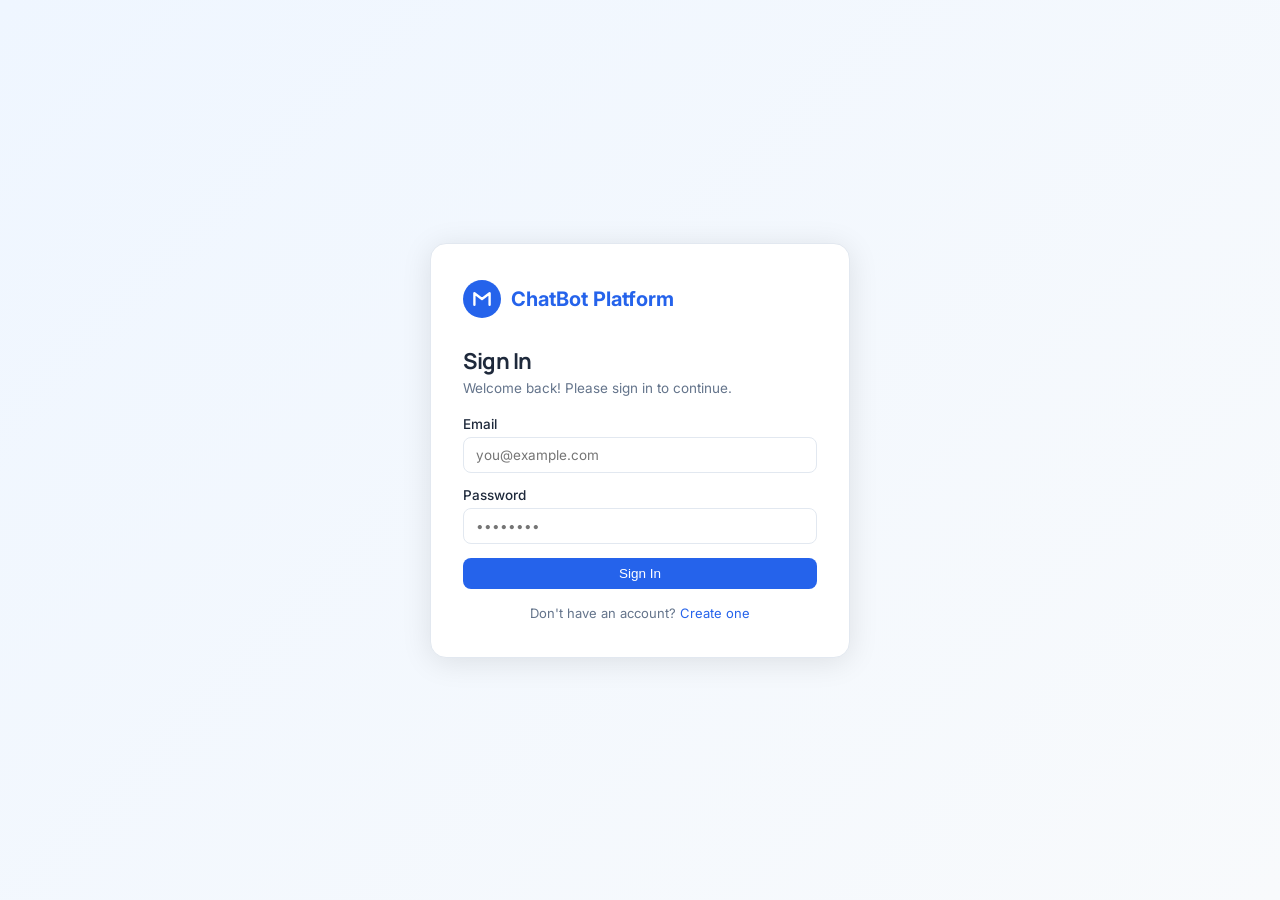
<file: frontend-combined.html>
<!DOCTYPE html>
<html lang="en">
<head>
  <meta charset="UTF-8" />
  <meta name="viewport" content="width=device-width, initial-scale=1.0" />
  <title>ChatBot Platform — Dashboard</title>
  <link rel="preconnect" href="https://fonts.googleapis.com">
  <link rel="preconnect" href="https://fonts.gstatic.com" crossorigin>
  <link href="https://fonts.googleapis.com/css2?family=Manrope:wght@400;500;600;700;800&family=Inter:ital,opsz,wght@0,14..32,400;0,14..32,500;0,14..32,600&display=swap" rel="stylesheet">
  <style>
/* ============================================================
   Dashboard Styles
   ============================================================ */

*, *::before, *::after { box-sizing: border-box; margin: 0; padding: 0; }

:root {
  --primary:        #2563eb;
  --primary-dark:   #1d4ed8;
  --danger:         #ef4444;
  --success:        #22c55e;
  --warning:        #f59e0b;
  --text:           #1e293b;
  --text-muted:     #64748b;
  --border:         #e2e8f0;
  --bg:             #f8fafc;
  --sidebar-w:      240px;
  --radius:         10px;
  --font-heading:   'Manrope', 'Plus Jakarta Sans', sans-serif;
  --font-body:      'Inter', sans-serif;
}

body { font-family: var(--font-body);
       background: var(--bg); color: var(--text); font-size: 14px; }

h1, h2, h3, h4, h5, h6 {
  font-family: var(--font-heading);
  letter-spacing: -0.02em;
}

a { color: var(--primary); text-decoration: none; }
a:hover { text-decoration: underline; }

/* ── Utilities ──────────────────────────────────────────────── */
.hidden { display: none !important; }
.mt-16  { margin-top: 16px; }

/* ── Buttons ────────────────────────────────────────────────── */
.btn {
  display: inline-flex; align-items: center; justify-content: center; gap: 6px;
  padding: 8px 16px; border-radius: 8px; border: none; font-size: 13.5px;
  font-weight: 500; cursor: pointer; transition: background 0.15s, opacity 0.15s;
  white-space: nowrap;
}
.btn:disabled { opacity: 0.55; cursor: not-allowed; }
.btn-primary  { background: var(--primary); color: #fff; }
.btn-primary:hover { background: var(--primary-dark); }
.btn-secondary{ background: #e0e7ff; color: var(--primary); }
.btn-secondary:hover { background: #c7d2fe; }
.btn-ghost    { background: transparent; color: var(--text-muted); }
.btn-ghost:hover { background: #f1f5f9; color: var(--text); }
.btn-danger   { background: #fee2e2; color: var(--danger); }
.btn-danger:hover { background: #fecaca; }
.btn-sm       { padding: 5px 10px; font-size: 12.5px; }
.full-width   { width: 100%; }

/* ── Alerts ─────────────────────────────────────────────────── */
.alert { padding: 10px 14px; border-radius: 8px; font-size: 13px; margin-bottom: 12px; }
.alert-error   { background: #fee2e2; color: #b91c1c; }
.alert-success { background: #dcfce7; color: #15803d; }

/* ── Auth screen ────────────────────────────────────────────── */
.auth-screen {
  min-height: 100vh; display: flex; align-items: center; justify-content: center;
  background: linear-gradient(135deg, #eff6ff 0%, #f8fafc 100%);
  padding: 20px;
}

.auth-card {
  background: #fff; border-radius: 16px; padding: 36px 32px;
  width: 100%; max-width: 420px;
  box-shadow: 0 4px 30px rgba(0,0,0,0.10);
  border: 1px solid var(--border);
}

.auth-logo {
  display: flex; align-items: center; gap: 10px;
  margin-bottom: 28px;
}
.auth-logo svg  { width: 38px; height: 38px; }
.auth-logo span { font-size: 20px; font-weight: 700; color: var(--primary); }

.auth-card h2  { font-size: 22px; font-weight: 700; margin-bottom: 4px; }
.auth-sub      { color: var(--text-muted); margin-bottom: 20px; font-size: 13.5px; }
.auth-switch   { text-align: center; margin-top: 16px; color: var(--text-muted); font-size: 13px; }

label { display: flex; flex-direction: column; gap: 5px;
        font-weight: 500; margin-bottom: 14px; font-size: 13.5px; }
input[type=text],input[type=email],input[type=password],
input[type=url],textarea,select,.select {
  border: 1.5px solid var(--border); border-radius: 8px; padding: 9px 12px;
  font-size: 13.5px; color: var(--text); outline: none; width: 100%;
  transition: border-color 0.15s, box-shadow 0.15s; background: #fff;
  font-family: inherit;
}
input:focus, textarea:focus, select:focus {
  border-color: var(--primary);
  box-shadow: 0 0 0 3px rgba(37,99,235,0.12);
}
textarea { resize: vertical; }
.select { padding: 8px 12px; cursor: pointer; }

/* ── App layout ─────────────────────────────────────────────── */
.app { display: flex; min-height: 100vh; }

/* ── Sidebar ────────────────────────────────────────────────── */
.sidebar {
  width: var(--sidebar-w); background: #fff; border-right: 1px solid var(--border);
  display: flex; flex-direction: column; position: fixed; left: 0; top: 0;
  height: 100vh; z-index: 100; flex-shrink: 0;
}

.sidebar-logo {
  display: flex; align-items: center; gap: 10px;
  padding: 20px 16px 14px; border-bottom: 1px solid var(--border);
}
.sidebar-logo svg  { width: 32px; height: 32px; flex-shrink: 0; }
.sidebar-logo span { font-size: 16px; font-weight: 700; color: var(--primary); }

.sidebar-nav { flex: 1; padding: 12px 8px; display: flex; flex-direction: column; gap: 2px; }

.nav-btn {
  display: flex; align-items: center; gap: 10px; padding: 9px 12px;
  border-radius: 8px; border: none; background: transparent; width: 100%;
  text-align: left; font-size: 13.5px; font-weight: 500; color: var(--text-muted);
  cursor: pointer; transition: background 0.15s, color 0.15s;
}
.nav-btn:hover  { background: #f1f5f9; color: var(--text); }
.nav-btn.active { background: #eff6ff; color: var(--primary); font-weight: 600; }
.nav-btn svg    { width: 17px; height: 17px; flex-shrink: 0; }

.sidebar-footer {
  padding: 12px 14px; border-top: 1px solid var(--border);
  display: flex; flex-direction: column; gap: 10px;
}

.user-info { display: flex; align-items: center; gap: 10px; }
.user-avatar {
  width: 34px; height: 34px; border-radius: 50%; background: var(--primary);
  color: #fff; display: flex; align-items: center; justify-content: center;
  font-weight: 700; font-size: 15px; flex-shrink: 0;
}
.user-name  { font-weight: 600; font-size: 13px; }
.user-email { color: var(--text-muted); font-size: 12px; white-space: nowrap;
              overflow: hidden; text-overflow: ellipsis; max-width: 150px; }

/* ── Mobile bar ─────────────────────────────────────────────── */
.mobile-bar {
  display: none; position: fixed; top: 0; left: 0; right: 0; height: 52px;
  background: #fff; border-bottom: 1px solid var(--border); z-index: 99;
  align-items: center; padding: 0 12px; gap: 12px;
}
.mobile-title { font-weight: 700; font-size: 16px; }

/* ── Main content ───────────────────────────────────────────── */
.main-content {
  margin-left: var(--sidebar-w); padding: 28px; flex: 1;
  max-width: 1100px; width: 100%;
}

section { display: block; }

/* ── Section header ─────────────────────────────────────────── */
.section-header {
  display: flex; align-items: flex-start; justify-content: space-between;
  margin-bottom: 24px; gap: 12px; flex-wrap: wrap;
}
.section-header h1 { font-size: 22px; font-weight: 700; }
.section-sub { color: var(--text-muted); margin-top: 3px; font-size: 13.5px; }

/* ── Detail tabs ────────────────────────────────────────────── */
.detail-tabs { display: flex; gap: 6px; flex-wrap: wrap; }
.tab {
  padding: 6px 14px; border-radius: 20px; border: 1.5px solid var(--border);
  background: transparent; font-size: 13px; font-weight: 500; cursor: pointer;
  color: var(--text-muted); transition: all 0.15s;
}
.tab:hover  { border-color: var(--primary); color: var(--primary); }
.tab.active { background: var(--primary); border-color: var(--primary); color: #fff; }

/* ── Chatbot cards ──────────────────────────────────────────── */
.chatbots-grid { display: grid; grid-template-columns: repeat(auto-fill, minmax(280px, 1fr)); gap: 16px; }

.chatbot-card {
  background: #fff; border: 1.5px solid var(--border); border-radius: var(--radius);
  padding: 20px; cursor: pointer; transition: box-shadow 0.15s, border-color 0.15s;
  display: flex; flex-direction: column; gap: 12px;
}
.chatbot-card:hover { box-shadow: 0 4px 16px rgba(0,0,0,0.10); border-color: var(--primary); }

.card-top { display: flex; align-items: center; gap: 12px; }
.card-dot  { width: 40px; height: 40px; border-radius: 10px;
              display: flex; align-items: center; justify-content: center; flex-shrink: 0; }
.card-dot svg { width: 20px; height: 20px; color: #fff; }
.card-name { font-weight: 700; font-size: 15px; }
.card-id   { font-size: 11px; color: var(--text-muted); font-family: monospace; }

.card-stats { display: flex; gap: 16px; }
.stat { display: flex; flex-direction: column; }
.stat-value { font-size: 18px; font-weight: 700; }
.stat-label { font-size: 11px; color: var(--text-muted); }

.card-actions { display: flex; gap: 8px; }

/* ── Empty state ────────────────────────────────────────────── */
.empty-state {
  text-align: center; padding: 60px 20px; color: var(--text-muted);
  display: flex; flex-direction: column; align-items: center; gap: 12px;
}
.empty-state svg { width: 56px; height: 56px; }
.empty-state h3  { font-size: 18px; color: var(--text); }

/* ── Upload area ────────────────────────────────────────────── */
.upload-area {
  border: 2px dashed var(--border); border-radius: var(--radius); padding: 32px;
  text-align: center; background: #fff; cursor: pointer;
  transition: border-color 0.15s, background 0.15s;
  display: flex; flex-direction: column; align-items: center; gap: 8px;
  margin-bottom: 20px;
}
.upload-area:hover { border-color: var(--primary); background: #eff6ff; }
.upload-area svg   { width: 40px; height: 40px; margin-bottom: 6px; }
.upload-hint       { font-size: 12px; color: var(--text-muted); }
.upload-area.drag-over { border-color: var(--primary); background: #eff6ff; }

/* ── URL ingest ─────────────────────────────────────────────── */
.url-ingest { margin-bottom: 24px; }
.url-ingest label { font-weight: 600; margin-bottom: 8px; display: block; }
.input-row  { display: flex; gap: 8px; }
.input-row input { flex: 1; }

/* ── Docs list ──────────────────────────────────────────────── */
.docs-list { display: flex; flex-direction: column; gap: 8px; }

.doc-row {
  background: #fff; border: 1px solid var(--border); border-radius: 8px;
  padding: 12px 16px; display: flex; align-items: center; gap: 12px;
}
.doc-icon { font-size: 22px; }
.doc-info { flex: 1; }
.doc-name { font-weight: 500; }
.doc-meta { font-size: 12px; color: var(--text-muted); margin-top: 2px; }
.badge {
  padding: 2px 8px; border-radius: 20px; font-size: 11px; font-weight: 600;
}
.badge-green   { background: #dcfce7; color: #15803d; }
.badge-yellow  { background: #fef9c3; color: #a16207; }
.badge-red     { background: #fee2e2; color: #b91c1c; }

/* ── Code block ─────────────────────────────────────────────── */
.code-block {
  background: #1e293b; color: #e2e8f0; border-radius: 8px;
  padding: 16px; font-size: 13px; line-height: 1.6; white-space: pre-wrap;
  word-break: break-all; overflow-x: auto; margin: 12px 0;
}

/* ── Card ───────────────────────────────────────────────────── */
.card {
  background: #fff; border: 1.5px solid var(--border); border-radius: var(--radius);
  padding: 20px;
}
.card h3      { font-size: 15px; font-weight: 700; margin-bottom: 6px; }
.card-sub     { color: var(--text-muted); font-size: 13px; margin-bottom: 12px; }

/* ── Data table ─────────────────────────────────────────────── */
.data-table {
  width: 100%; border-collapse: collapse; background: #fff;
  border-radius: var(--radius); overflow: hidden;
  border: 1px solid var(--border);
}
.data-table th {
  padding: 11px 14px; text-align: left; font-size: 12px; font-weight: 600;
  text-transform: uppercase; letter-spacing: 0.05em; color: var(--text-muted);
  background: #f8fafc; border-bottom: 1px solid var(--border);
}
.data-table td {
  padding: 11px 14px; border-bottom: 1px solid #f1f5f9; font-size: 13px;
  max-width: 260px; overflow: hidden; text-overflow: ellipsis; white-space: nowrap;
}
.data-table tr:last-child td { border-bottom: none; }
.data-table tr:hover td { background: #f8fafc; }

.pagination { display: flex; gap: 6px; justify-content: flex-end; margin-top: 12px; }

/* ── Settings ───────────────────────────────────────────────── */
.settings-form label { font-weight: 500; margin-bottom: 14px; }
.color-row { display: flex; gap: 8px; align-items: center; }
.color-row input[type=color] { width: 44px; height: 36px; border-radius: 8px;
                                border: 1.5px solid var(--border); cursor: pointer; padding: 2px; }
.settings-actions { display: flex; gap: 10px; margin-top: 8px; }

/* ── Analytics stats ────────────────────────────────────────── */
.stats-grid { display: grid; grid-template-columns: repeat(auto-fill, minmax(180px, 1fr)); gap: 14px; }

.stat-card {
  background: #fff; border: 1.5px solid var(--border); border-radius: var(--radius);
  padding: 18px 20px;
}
.stat-card .big  { font-size: 30px; font-weight: 800; color: var(--primary); }
.stat-card .lbl  { font-size: 12.5px; color: var(--text-muted); margin-top: 4px; }

/* ── Chart ──────────────────────────────────────────────────── */
.chart-bar-row { display: flex; align-items: center; gap: 10px; margin-bottom: 8px; }
.chart-day     { font-size: 12px; color: var(--text-muted); width: 75px; flex-shrink: 0; }
.chart-bar-bg  { flex: 1; height: 16px; background: #f1f5f9; border-radius: 4px; overflow: hidden; }
.chart-bar-fill{ height: 100%; background: var(--primary); border-radius: 4px; transition: width 0.4s; }
.chart-count   { font-size: 12px; font-weight: 600; width: 28px; text-align: right; flex-shrink: 0; }

.provider-row  { display: flex; align-items: center; gap: 10px; margin-bottom: 8px; }
.provider-name { width: 90px; font-size: 13px; font-weight: 500; }
.provider-bar  { flex: 1; height: 14px; background: #f1f5f9; border-radius: 4px; overflow: hidden; }
.provider-fill { height: 100%; background: var(--success); border-radius: 4px; }
.provider-cnt  { font-size: 12px; font-weight: 600; }

/* ── Modal ──────────────────────────────────────────────────── */
.modal-overlay {
  position: fixed; inset: 0; background: rgba(0,0,0,0.4);
  display: flex; align-items: center; justify-content: center; z-index: 9000;
  backdrop-filter: blur(2px); padding: 16px;
}
.modal-box {
  background: #fff; border-radius: 14px; padding: 0;
  width: 100%; max-width: 440px;
  box-shadow: 0 12px 48px rgba(0,0,0,0.22);
  animation: modal-pop 0.22s cubic-bezier(0.34,1.56,0.64,1);
}
@keyframes modal-pop {
  from { opacity: 0; transform: scale(0.88); }
  to   { opacity: 1; transform: scale(1); }
}
.modal-header {
  display: flex; align-items: center; justify-content: space-between;
  padding: 18px 20px 12px; border-bottom: 1px solid var(--border);
}
.modal-header h3 { font-size: 16px; font-weight: 700; }
.modal-close { background: none; border: none; font-size: 18px; cursor: pointer;
               color: var(--text-muted); padding: 4px 8px; border-radius: 6px; }
.modal-close:hover { background: #f1f5f9; }
.modal-body   { padding: 18px 20px; }
.modal-footer { padding: 12px 20px 18px; display: flex; justify-content: flex-end; gap: 8px;
                border-top: 1px solid var(--border); }

/* ── Toast ──────────────────────────────────────────────────── */
.toast {
  position: fixed; bottom: 24px; left: 50%; transform: translateX(-50%);
  background: #1e293b; color: #fff; padding: 11px 20px;
  border-radius: 8px; font-size: 13.5px; font-weight: 500; z-index: 9999;
  box-shadow: 0 4px 16px rgba(0,0,0,0.25); max-width: 340px; text-align: center;
  animation: toast-in 0.22s ease;
}
@keyframes toast-in {
  from { opacity: 0; transform: translateX(-50%) translateY(12px); }
  to   { opacity: 1; transform: translateX(-50%) translateY(0); }
}

/* ── Responsive ─────────────────────────────────────────────── */
@media (max-width: 768px) {
  .sidebar { transform: translateX(-100%); transition: transform 0.25s; }
  .sidebar.open { transform: translateX(0); }
  .mobile-bar  { display: flex; }
  .main-content { margin-left: 0; padding: 70px 16px 24px; }
  .section-header { flex-direction: column; }
  .chatbots-grid  { grid-template-columns: 1fr; }
  .stats-grid     { grid-template-columns: 1fr 1fr; }
}
  </style>
</head>
<body>

<!-- ══════════════════════════════════════════════════════════
     AUTH SCREENS
     ══════════════════════════════════════════════════════════ -->
<div id="auth-screen" class="auth-screen">
  <div class="auth-card">
    <div class="auth-logo">
      <svg viewBox="0 0 40 40" fill="none">
        <circle cx="20" cy="20" r="20" fill="#2563eb"/>
        <path d="M12 26V14l8 6 8-6v12" stroke="#fff" stroke-width="2.5"
              stroke-linecap="round" stroke-linejoin="round"/>
      </svg>
      <span>ChatBot Platform</span>
    </div>

    <!-- Login form -->
    <div id="login-form">
      <h2>Sign In</h2>
      <p class="auth-sub">Welcome back! Please sign in to continue.</p>
      <div id="login-error" class="alert alert-error hidden"></div>
      <label>Email
        <input type="email" id="login-email" placeholder="you@example.com" autocomplete="email"/>
      </label>
      <label>Password
        <input type="password" id="login-password" placeholder="••••••••" autocomplete="current-password"/>
      </label>
      <button class="btn btn-primary full-width" onclick="doLogin()">Sign In</button>
      <p class="auth-switch">Don't have an account? <a href="#" onclick="showRegister()">Create one</a></p>
    </div>

    <!-- Register form -->
    <div id="register-form" class="hidden">
      <h2>Create Account</h2>
      <p class="auth-sub">Get started — it's free.</p>
      <div id="register-error" class="alert alert-error hidden"></div>
      <label>Full Name
        <input type="text" id="reg-name" placeholder="Jane Doe"/>
      </label>
      <label>Email
        <input type="email" id="reg-email" placeholder="you@example.com"/>
      </label>
      <label>Company (optional)
        <input type="text" id="reg-company" placeholder="Acme Inc."/>
      </label>
      <label>Password
        <input type="password" id="reg-password" placeholder="Min 8 characters"/>
      </label>
      <button class="btn btn-primary full-width" onclick="doRegister()">Create Account</button>
      <p class="auth-switch">Already have an account? <a href="#" onclick="showLogin()">Sign in</a></p>
    </div>
  </div>
</div>

<!-- ══════════════════════════════════════════════════════════
     MAIN APP
     ══════════════════════════════════════════════════════════ -->
<div id="app" class="app hidden">

  <!-- Sidebar -->
  <aside class="sidebar" id="sidebar">
    <div class="sidebar-logo">
      <svg viewBox="0 0 40 40" fill="none">
        <circle cx="20" cy="20" r="20" fill="#2563eb"/>
        <path d="M12 26V14l8 6 8-6v12" stroke="#fff" stroke-width="2.5"
              stroke-linecap="round" stroke-linejoin="round"/>
      </svg>
      <span>ChatBot</span>
    </div>

    <nav class="sidebar-nav">
      <button class="nav-btn active" onclick="showSection('chatbots')" id="nav-chatbots">
        <svg viewBox="0 0 24 24" fill="none" stroke="currentColor" stroke-width="2">
          <path d="M21 15a2 2 0 0 1-2 2H7l-4 4V5a2 2 0 0 1 2-2h14a2 2 0 0 1 2 2z"/>
        </svg>
        My Chatbots
      </button>
      <button class="nav-btn" onclick="showSection('analytics')" id="nav-analytics">
        <svg viewBox="0 0 24 24" fill="none" stroke="currentColor" stroke-width="2">
          <polyline points="22 12 18 12 15 21 9 3 6 12 2 12"/>
        </svg>
        Analytics
      </button>
    </nav>

    <div class="sidebar-footer">
      <div class="user-info">
        <div class="user-avatar" id="user-avatar">J</div>
        <div>
          <div class="user-name" id="user-name-display">—</div>
          <div class="user-email" id="user-email-display">—</div>
        </div>
      </div>
      <button class="btn btn-ghost btn-sm" onclick="doLogout()">Sign out</button>
    </div>
  </aside>

  <!-- Mobile top bar -->
  <div class="mobile-bar">
    <button class="btn btn-ghost" onclick="toggleSidebar()">☰</button>
    <span class="mobile-title">ChatBot Platform</span>
  </div>

  <!-- Main content -->
  <main class="main-content">

    <!-- ── CHATBOTS section ───────────────────────────────── -->
    <section id="section-chatbots">
      <div class="section-header">
        <div>
          <h1>My Chatbots</h1>
          <p class="section-sub">Manage your AI assistants and their knowledge bases.</p>
        </div>
        <button class="btn btn-primary" onclick="openCreateModal()">
          + New Chatbot
        </button>
      </div>

      <div id="chatbots-grid" class="chatbots-grid"></div>
      <div id="chatbots-empty" class="empty-state hidden">
        <svg viewBox="0 0 24 24" fill="none" stroke="#94a3b8" stroke-width="1.5">
          <path d="M21 15a2 2 0 0 1-2 2H7l-4 4V5a2 2 0 0 1 2-2h14a2 2 0 0 1 2 2z"/>
        </svg>
        <h3>No chatbots yet</h3>
        <p>Create your first chatbot to get started.</p>
        <button class="btn btn-primary" onclick="openCreateModal()">Create Chatbot</button>
      </div>
    </section>

    <!-- ── CHATBOT DETAIL section ─────────────────────────── -->
    <section id="section-detail" class="hidden">
      <div class="section-header">
        <button class="btn btn-ghost" onclick="backToChatbots()">← Back</button>
        <div class="detail-tabs">
          <button class="tab active" onclick="switchTab('docs',this)">Documents</button>
          <button class="tab" onclick="switchTab('embed',this)">Embed Code</button>
          <button class="tab" onclick="switchTab('logs',this)">Chat Logs</button>
          <button class="tab" onclick="switchTab('settings',this)">Settings</button>
        </div>
      </div>

      <!-- Documents tab -->
      <div id="tab-docs">
        <div class="upload-area" id="upload-area">
          <svg viewBox="0 0 24 24" fill="none" stroke="#94a3b8" stroke-width="1.5">
            <path d="M21 15v4a2 2 0 0 1-2 2H5a2 2 0 0 1-2-2v-4"/>
            <polyline points="17 8 12 3 7 8"/><line x1="12" y1="3" x2="12" y2="15"/>
          </svg>
          <p><strong>Drag & drop</strong> or click to upload</p>
          <p class="upload-hint">PDF, DOCX, TXT, Markdown supported</p>
          <input type="file" id="file-input" accept=".pdf,.docx,.doc,.txt,.md"
                 multiple style="display:none" onchange="handleFileUpload(event)"/>
          <button class="btn btn-secondary" onclick="document.getElementById('file-input').click()">
            Browse Files
          </button>
        </div>

        <div class="url-ingest">
          <label>Ingest from URL</label>
          <div class="input-row">
            <input type="url" id="url-input" placeholder="https://example.com/page" />
            <button class="btn btn-primary" onclick="handleUrlIngest()">Add</button>
          </div>
        </div>

        <div id="docs-list" class="docs-list"></div>
      </div>

      <!-- Embed tab -->
      <div id="tab-embed" class="hidden">
        <div class="card">
          <h3>Your Embed Code</h3>
          <p class="card-sub">Paste this snippet before the <code>&lt;/body&gt;</code> tag on any webpage.</p>
          <pre id="embed-code-block" class="code-block"></pre>
          <button class="btn btn-primary" onclick="copyEmbedCode()">Copy Code</button>
        </div>
        <div class="card mt-16">
          <h3>Quick Test</h3>
          <p class="card-sub">Open the widget demo to try your chatbot right now.</p>
          <a id="demo-link" href="#" target="_blank" class="btn btn-secondary">Open Widget Demo</a>
        </div>
      </div>

      <!-- Logs tab -->
      <div id="tab-logs" class="hidden">
        <table class="data-table">
          <thead>
            <tr>
              <th>Time</th>
              <th>Session</th>
              <th>User</th>
              <th>Bot Response</th>
              <th>Provider</th>
            </tr>
          </thead>
          <tbody id="logs-tbody"></tbody>
        </table>
        <div id="logs-pagination" class="pagination"></div>
      </div>

      <!-- Settings tab -->
      <div id="tab-settings" class="hidden">
        <div class="card settings-form">
          <h3>Chatbot Settings</h3>
          <label>Name
            <input type="text" id="setting-name" />
          </label>
          <label>Welcome Message
            <textarea id="setting-welcome" rows="3"></textarea>
          </label>
          <label>Widget Color
            <div class="color-row">
              <input type="color" id="setting-color" />
              <input type="text"  id="setting-color-hex" placeholder="#2563eb" />
            </div>
          </label>
          <div class="settings-actions">
            <button class="btn btn-primary" onclick="saveSettings()">Save Changes</button>
            <button class="btn btn-danger"  onclick="confirmDeleteChatbot()">Delete Chatbot</button>
          </div>
        </div>
      </div>
    </section>

    <!-- ── ANALYTICS section ──────────────────────────────── -->
    <section id="section-analytics" class="hidden">
      <div class="section-header">
        <div>
          <h1>Analytics</h1>
          <p class="section-sub">Usage statistics across all your chatbots.</p>
        </div>
        <select id="analytics-bot-select" class="select" onchange="loadAnalytics()">
          <option value="">Select chatbot…</option>
        </select>
      </div>
      <div id="analytics-content">
        <div class="stats-grid" id="stats-grid"></div>
        <div class="card mt-16" id="daily-chart-card" style="display:none">
          <h3>Daily Messages (last 30 days)</h3>
        </div>
        <div class="card mt-16" id="providers-card" style="display:none">
          <h3>Responses by Provider</h3>
          <div id="providers-list"></div>
        </div>
      </div>
    </section>

  </main>
</div>

<!-- Modal -->
<div id="modal-overlay" class="modal-overlay hidden" onclick="closeModal()">
  <div id="modal-box" class="modal-box" onclick="event.stopPropagation()">
    <div class="modal-header">
      <h3>Create Chatbot</h3>
      <button class="modal-close" onclick="closeModal()">✕</button>
    </div>
    <div class="modal-body">
      <div id="modal-error" class="alert alert-error hidden"></div>
      <label>Chatbot Name
        <input type="text" id="modal-bot-name" placeholder="e.g. Support Assistant"/>
      </label>
      <label>Welcome Message
        <input type="text" id="modal-welcome" value="Hello! How can I help you today?"/>
      </label>
      <label>Widget Color
        <input type="color" id="modal-color" value="#2563eb"/>
      </label>
    </div>
    <div class="modal-footer">
      <button class="btn btn-ghost" onclick="closeModal()">Cancel</button>
      <button class="btn btn-primary" onclick="doCreateChatbot()">Create</button>
    </div>
  </div>
</div>

<!-- Toast -->
<div id="toast" class="toast hidden"></div>

<script>
/**
 * Dashboard JavaScript
 */

const API = (window.location.hostname === "localhost" || window.location.hostname === "127.0.0.1")
  ? "http://localhost:8000"
  : window.location.origin;

// ── State ─────────────────────────────────────────────────────────────────────
let authToken     = localStorage.getItem("cb_token")   || "";
let authClientId  = localStorage.getItem("cb_client")  || "";
let authName      = localStorage.getItem("cb_name")    || "";
let authEmail     = localStorage.getItem("cb_email")   || "";
let currentBotId  = "";
let logsPage      = 0;
const PAGE_SIZE   = 20;

// ── Boot ──────────────────────────────────────────────────────────────────────
document.addEventListener("DOMContentLoaded", () => {
  if (authToken) {
    showApp();
  } else {
    showAuth();
  }

  const uploadArea = document.getElementById("upload-area");
  if (uploadArea) {
    uploadArea.addEventListener("dragover",  e => { e.preventDefault(); uploadArea.classList.add("drag-over"); });
    uploadArea.addEventListener("dragleave", () => uploadArea.classList.remove("drag-over"));
    uploadArea.addEventListener("drop", e => {
      e.preventDefault();
      uploadArea.classList.remove("drag-over");
      handleFileUpload({ target: { files: e.dataTransfer.files } });
    });
    uploadArea.addEventListener("click", () => document.getElementById("file-input").click());
  }

  document.getElementById("setting-color")?.addEventListener("input", e => {
    document.getElementById("setting-color-hex").value = e.target.value;
  });
  document.getElementById("setting-color-hex")?.addEventListener("input", e => {
    const v = e.target.value;
    if (/^#[0-9a-fA-F]{6}$/.test(v)) document.getElementById("setting-color").value = v;
  });
});

// ── Helpers ───────────────────────────────────────────────────────────────────

function esc(str) {
  const d = document.createElement("div");
  d.appendChild(document.createTextNode(String(str)));
  return d.innerHTML;
}

function showToast(msg, duration = 2800) {
  const t = document.getElementById("toast");
  t.textContent = msg;
  t.classList.remove("hidden");
  clearTimeout(t._timer);
  t._timer = setTimeout(() => t.classList.add("hidden"), duration);
}

async function apiFetch(path, opts = {}) {
  const isFormData = opts.body instanceof FormData;
  const headers = isFormData
    ? { ...(opts.headers || {}) }
    : { "Content-Type": "application/json", ...(opts.headers || {}) };
  if (authToken) headers["Authorization"] = `Bearer ${authToken}`;
  const resp = await fetch(API + path, { ...opts, headers });
  if (resp.status === 401) { doLogout(); return null; }
  return resp;
}

function setLoading(btn, loading) {
  if (!btn) return;
  btn.disabled = loading;
  btn._origText = btn._origText || btn.textContent;
  btn.textContent = loading ? "Loading…" : btn._origText;
}

// ── Auth ──────────────────────────────────────────────────────────────────────

function showAuth()     { show("auth-screen"); hide("app"); showLogin(); }
function showApp()      { hide("auth-screen"); show("app"); initApp(); }
function showLogin()    { show("login-form"); hide("register-form"); hide("login-error"); }
function showRegister() { hide("login-form"); show("register-form"); hide("register-error"); }

async function doLogin() {
  const email    = val("login-email");
  const password = val("login-password");
  hide("login-error");
  if (!email || !password) { showErr("login-error", "Please fill in all fields."); return; }

  const resp = await apiFetch("/api/auth/login", {
    method: "POST",
    body: JSON.stringify({ email, password }),
  });
  if (!resp) return;
  const data = await resp.json();
  if (!resp.ok) { showErr("login-error", data.detail || "Login failed."); return; }

  saveAuth(data);
  showApp();
}

async function doRegister() {
  const name     = val("reg-name");
  const email    = val("reg-email");
  const company  = val("reg-company");
  const password = val("reg-password");
  hide("register-error");
  if (!name || !email || !password) { showErr("register-error", "Please fill in all required fields."); return; }

  const resp = await apiFetch("/api/auth/register", {
    method: "POST",
    body: JSON.stringify({ name, email, company, password }),
  });
  if (!resp) return;
  const data = await resp.json();
  if (!resp.ok) { showErr("register-error", data.detail || "Registration failed."); return; }

  saveAuth({ ...data, name, email });
  showApp();
}

function saveAuth(data) {
  authToken    = data.token;
  authClientId = data.client_id;
  authName     = data.name     || "";
  authEmail    = data.email    || "";
  localStorage.setItem("cb_token",  authToken);
  localStorage.setItem("cb_client", authClientId);
  localStorage.setItem("cb_name",   authName);
  localStorage.setItem("cb_email",  authEmail);
}

function doLogout() {
  authToken = authClientId = authName = authEmail = "";
  localStorage.clear();
  showAuth();
}

// ── App init ──────────────────────────────────────────────────────────────────

function initApp() {
  byId("user-name-display").textContent  = authName  || "—";
  byId("user-email-display").textContent = authEmail || "—";
  byId("user-avatar").textContent        = (authName || "U")[0].toUpperCase();
  showSection("chatbots");
}

function showSection(name) {
  ["chatbots","detail","analytics"].forEach(s => hide("section-" + s));
  show("section-" + name);
  document.querySelectorAll(".nav-btn").forEach(b => b.classList.remove("active"));
  const navBtn = byId("nav-" + name);
  if (navBtn) navBtn.classList.add("active");

  if (name === "chatbots")  loadChatbots();
  if (name === "analytics") loadAnalyticsBotList();
}

// ── Chatbots ──────────────────────────────────────────────────────────────────

async function loadChatbots() {
  const resp = await apiFetch("/api/chatbots");
  if (!resp) return;
  const data = await resp.json();
  const bots = data.chatbots || [];
  const grid = byId("chatbots-grid");
  const empty= byId("chatbots-empty");

  grid.innerHTML = "";
  if (bots.length === 0) { hide(grid); show(empty); return; }
  show(grid); hide(empty);

  bots.forEach(bot => {
    const card = document.createElement("div");
    card.className = "chatbot-card";
    card.innerHTML = `
      <div class="card-top">
        <div class="card-dot" style="background:${esc(bot.color||'#2563eb')}">
          <svg viewBox="0 0 24 24" fill="none" stroke="currentColor" stroke-width="2">
            <path d="M21 15a2 2 0 0 1-2 2H7l-4 4V5a2 2 0 0 1 2-2h14a2 2 0 0 1 2 2z"/>
          </svg>
        </div>
        <div>
          <div class="card-name">${esc(bot.name)}</div>
          <div class="card-id">ID: ${esc(bot.chatbot_id)}</div>
        </div>
      </div>
      <div class="card-stats">
        <div class="stat">
          <span class="stat-value">${bot.doc_count || 0}</span>
          <span class="stat-label">Documents</span>
        </div>
        <div class="stat">
          <span class="stat-value">${bot.message_count || 0}</span>
          <span class="stat-label">Messages</span>
        </div>
      </div>
      <div class="card-actions">
        <button class="btn btn-primary btn-sm" onclick="openDetail('${esc(bot.chatbot_id)}')">Manage</button>
        <button class="btn btn-secondary btn-sm" onclick="quickCopyEmbed('${esc(bot.chatbot_id)}',event)">Copy Embed</button>
      </div>`;
    grid.appendChild(card);
  });
}

async function quickCopyEmbed(chatbotId, event) {
  event.stopPropagation();
  const resp = await apiFetch(`/api/embed-code/${chatbotId}`);
  if (!resp) return;
  const data = await resp.json();
  await navigator.clipboard.writeText(data.embed_code).catch(() => {});
  showToast("Embed code copied!");
}

// ── Create chatbot modal ───────────────────────────────────────────────────────

function openCreateModal() {
  hide("modal-error");
  val("modal-bot-name", "");
  val("modal-welcome", "Hello! How can I help you today?");
  show("modal-overlay");
  byId("modal-bot-name").focus();
}

function closeModal() { hide("modal-overlay"); }

async function doCreateChatbot() {
  const name    = val("modal-bot-name").trim();
  const welcome = val("modal-welcome").trim();
  const color   = val("modal-color");
  hide("modal-error");

  if (!name) { showErr("modal-error", "Please enter a chatbot name."); return; }

  const resp = await apiFetch("/api/chatbots", {
    method: "POST",
    body: JSON.stringify({ name, welcome_message: welcome, color }),
  });
  if (!resp) return;
  const data = await resp.json();
  if (!resp.ok) { showErr("modal-error", data.detail || "Failed to create chatbot."); return; }

  closeModal();
  showToast(`Chatbot "${name}" created!`);
  loadChatbots();
}

// ── Chatbot detail ────────────────────────────────────────────────────────────

async function openDetail(chatbotId) {
  currentBotId = chatbotId;
  hide("section-chatbots");
  show("section-detail");
  switchTab("docs", document.querySelector("#section-detail .tab"));
  await loadDocuments();
}

function backToChatbots() {
  currentBotId = "";
  hide("section-detail");
  show("section-chatbots");
  loadChatbots();
}

function switchTab(name, btn) {
  ["docs","embed","logs","settings"].forEach(t => hide("tab-" + t));
  show("tab-" + name);
  document.querySelectorAll(".tab").forEach(b => b.classList.remove("active"));
  if (btn) btn.classList.add("active");

  if (name === "embed")    loadEmbedCode();
  if (name === "logs")     { logsPage = 0; loadLogs(); }
  if (name === "settings") loadSettings();
}

// ── Documents ─────────────────────────────────────────────────────────────────

async function loadDocuments() {
  const resp = await apiFetch(`/api/chatbots/${currentBotId}/documents`);
  if (!resp) return;
  const data = await resp.json();
  const list = byId("docs-list");
  list.innerHTML = "";

  (data.documents || []).forEach(doc => {
    const badgeCls  = doc.status === "ready" ? "badge-green" : doc.status === "failed" ? "badge-red" : "badge-yellow";
    const icon = fileIcon(doc.filename);
    const row  = document.createElement("div");
    row.className = "doc-row";
    row.innerHTML = `
      <div class="doc-icon">${icon}</div>
      <div class="doc-info">
        <div class="doc-name">${esc(doc.filename)}</div>
        <div class="doc-meta">${doc.chunk_count || 0} chunks · ${fmtDate(doc.created_at)}</div>
      </div>
      <span class="badge ${badgeCls}">${esc(doc.status)}</span>
      <button class="btn btn-ghost btn-sm" onclick="deleteDoc('${esc(doc.doc_id)}')">🗑</button>`;
    list.appendChild(row);
  });

  if (!data.documents?.length) {
    list.innerHTML = "<p style='color:#94a3b8;padding:12px 0'>No documents yet. Upload files above.</p>";
  }
}

async function handleFileUpload(event) {
  const files = Array.from(event.target.files || []);
  for (const file of files) {
    const form = new FormData();
    form.append("chatbot_id", currentBotId);
    form.append("file", file);
    showToast(`Uploading ${file.name}…`);
    const resp = await apiFetch("/api/upload-document", { method: "POST", body: form });
    if (resp?.ok) {
      showToast(`${file.name} is being processed`);
    } else if (resp) {
      const err = await resp.json();
      showToast(`Error: ${err.detail || "Upload failed"}`);
    }
  }
  setTimeout(loadDocuments, 1500);
}

async function handleUrlIngest() {
  const url = val("url-input").trim();
  if (!url) return;
  const form = new FormData();
  form.append("chatbot_id", currentBotId);
  form.append("url", url);
  showToast("Adding URL…");
  const resp = await apiFetch("/api/ingest-url", { method: "POST", body: form });
  if (resp?.ok) {
    val("url-input", "");
    showToast("URL added — processing in background");
    setTimeout(loadDocuments, 2000);
  } else if (resp) {
    const err = await resp.json();
    showToast(`Error: ${err.detail || "Failed"}`);
  }
}

async function deleteDoc(docId) {
  if (!confirm("Delete this document and its vectors?")) return;
  const resp = await apiFetch(`/api/chatbots/${currentBotId}/documents/${docId}`, { method: "DELETE" });
  if (resp?.ok) { showToast("Document deleted"); loadDocuments(); }
}

// ── Embed code ────────────────────────────────────────────────────────────────

async function loadEmbedCode() {
  const resp = await apiFetch(`/api/embed-code/${currentBotId}`);
  if (!resp) return;
  const data = await resp.json();
  byId("embed-code-block").textContent = data.embed_code;
  byId("demo-link").href = `${API}/widget-demo?chatbot_id=${currentBotId}`;
}

async function copyEmbedCode() {
  const code = byId("embed-code-block").textContent;
  await navigator.clipboard.writeText(code).catch(() => {});
  showToast("Embed code copied to clipboard!");
}

// ── Logs ──────────────────────────────────────────────────────────────────────

async function loadLogs() {
  const offset = logsPage * PAGE_SIZE;
  const resp   = await apiFetch(`/api/chatbots/${currentBotId}/logs?limit=${PAGE_SIZE}&offset=${offset}`);
  if (!resp) return;
  const data  = await resp.json();
  const tbody = byId("logs-tbody");
  tbody.innerHTML = "";

  (data.logs || []).forEach(log => {
    const tr = document.createElement("tr");
    tr.innerHTML = `
      <td>${fmtDate(log.created_at)}</td>
      <td><code>${esc(log.session_id?.slice(0,8))}…</code></td>
      <td title="${esc(log.user_message)}">${esc(truncate(log.user_message, 60))}</td>
      <td title="${esc(log.bot_response)}">${esc(truncate(log.bot_response, 80))}</td>
      <td><span class="badge badge-green">${esc(log.provider || '—')}</span></td>`;
    tbody.appendChild(tr);
  });

  if (!data.logs?.length) {
    tbody.innerHTML = `<tr><td colspan="5" style="text-align:center;color:#94a3b8;padding:20px">No messages yet.</td></tr>`;
  }

  const pages = byId("logs-pagination");
  pages.innerHTML = "";
  const total = data.total || 0;
  if (total > PAGE_SIZE) {
    const totalPages = Math.ceil(total / PAGE_SIZE);
    for (let p = 0; p < totalPages; p++) {
      const b = document.createElement("button");
      b.className = "btn btn-sm " + (p === logsPage ? "btn-primary" : "btn-ghost");
      b.textContent = p + 1;
      b.onclick = () => { logsPage = p; loadLogs(); };
      pages.appendChild(b);
    }
  }
}

// ── Settings ──────────────────────────────────────────────────────────────────

async function loadSettings() {
  const resp = await apiFetch(`/api/chatbots/${currentBotId}`);
  if (!resp) return;
  const bot = await resp.json();
  val("setting-name",    bot.name || "");
  val("setting-welcome", bot.welcome_message || "");
  val("setting-color",   bot.color || "#2563eb");
  val("setting-color-hex", bot.color || "#2563eb");
}

async function saveSettings() {
  const name    = val("setting-name").trim();
  const welcome = val("setting-welcome").trim();
  const color   = val("setting-color-hex").trim() || val("setting-color");
  const resp    = await apiFetch(`/api/chatbots/${currentBotId}`, {
    method: "PUT",
    body:   JSON.stringify({ name, welcome_message: welcome, color }),
  });
  if (resp?.ok) { showToast("Settings saved!"); }
  else          { showToast("Failed to save settings."); }
}

async function confirmDeleteChatbot() {
  if (!confirm("Permanently delete this chatbot and ALL its data? This cannot be undone.")) return;
  const resp = await apiFetch(`/api/chatbots/${currentBotId}`, { method: "DELETE" });
  if (resp?.ok) { showToast("Chatbot deleted"); backToChatbots(); }
  else          { showToast("Failed to delete chatbot."); }
}

// ── Analytics ─────────────────────────────────────────────────────────────────

async function loadAnalyticsBotList() {
  const resp = await apiFetch("/api/chatbots");
  if (!resp) return;
  const data   = await resp.json();
  const select = byId("analytics-bot-select");
  select.innerHTML = "<option value=''>Select chatbot…</option>";
  (data.chatbots || []).forEach(bot => {
    const opt = document.createElement("option");
    opt.value = bot.chatbot_id;
    opt.textContent = bot.name;
    select.appendChild(opt);
  });
}

async function loadAnalytics() {
  const botId = byId("analytics-bot-select").value;
  if (!botId) return;
  const resp  = await apiFetch(`/api/chatbots/${botId}/analytics`);
  if (!resp)  return;
  const data  = await resp.json();

  byId("stats-grid").innerHTML = `
    <div class="stat-card"><div class="big">${data.total_messages}</div><div class="lbl">Total Messages</div></div>
    <div class="stat-card"><div class="big">${data.unique_sessions}</div><div class="lbl">Unique Sessions</div></div>
    <div class="stat-card"><div class="big">${data.documents}</div><div class="lbl">Documents</div></div>`;

  const daily = data.daily_messages || [];
  const chartCard = byId("daily-chart-card");
  chartCard.style.display = daily.length ? "" : "none";
  if (daily.length) {
    const maxCount = Math.max(...daily.map(d => d.count), 1);
    const existing = chartCard.querySelector(".chart-container");
    if (existing) existing.remove();
    const chartDiv = document.createElement("div");
    chartDiv.className = "chart-container";
    chartDiv.style.marginTop = "12px";
    daily.slice(0, 15).forEach(d => {
      const pct = Math.round((d.count / maxCount) * 100);
      chartDiv.innerHTML += `
        <div class="chart-bar-row">
          <span class="chart-day">${d.day}</span>
          <div class="chart-bar-bg"><div class="chart-bar-fill" style="width:${pct}%"></div></div>
          <span class="chart-count">${d.count}</span>
        </div>`;
    });
    chartCard.appendChild(chartDiv);
  }

  const providers = data.providers || {};
  const pCard = byId("providers-card");
  pCard.style.display = Object.keys(providers).length ? "" : "none";
  if (Object.keys(providers).length) {
    const maxP = Math.max(...Object.values(providers), 1);
    byId("providers-list").innerHTML = Object.entries(providers).map(([name, count]) => `
      <div class="provider-row">
        <span class="provider-name">${esc(name)}</span>
        <div class="provider-bar">
          <div class="provider-fill" style="width:${Math.round(count/maxP*100)}%"></div>
        </div>
        <span class="provider-cnt">${count}</span>
      </div>`).join("");
  }
}

// ── DOM helpers ───────────────────────────────────────────────────────────────

function byId(id)    { return document.getElementById(id); }
function show(el)    { (typeof el==="string"?byId(el):el)?.classList.remove("hidden"); }
function hide(el)    { (typeof el==="string"?byId(el):el)?.classList.add("hidden"); }

function val(id, set) {
  const el = byId(id);
  if (!el) return "";
  if (set !== undefined) { el.value = set; return set; }
  return el.value;
}

function showErr(id, msg) {
  const el = byId(id);
  if (!el) return;
  el.textContent = msg;
  el.classList.remove("hidden");
}

function fileIcon(name) {
  const ext = (name||"").split(".").pop().toLowerCase();
  return { pdf:"📄", docx:"📝", doc:"📝", txt:"📋", md:"📋" }[ext] || "📁";
}

function fmtDate(iso) {
  if (!iso) return "—";
  try { return new Date(iso).toLocaleString(); } catch { return iso; }
}

function truncate(str, n) {
  if (!str) return "";
  return str.length > n ? str.slice(0, n) + "…" : str;
}

function toggleSidebar() {
  byId("sidebar").classList.toggle("open");
}

document.addEventListener("keydown", e => {
  if (e.key === "Escape") { closeModal(); }
});
</script>
</body>
</html>
</file>
